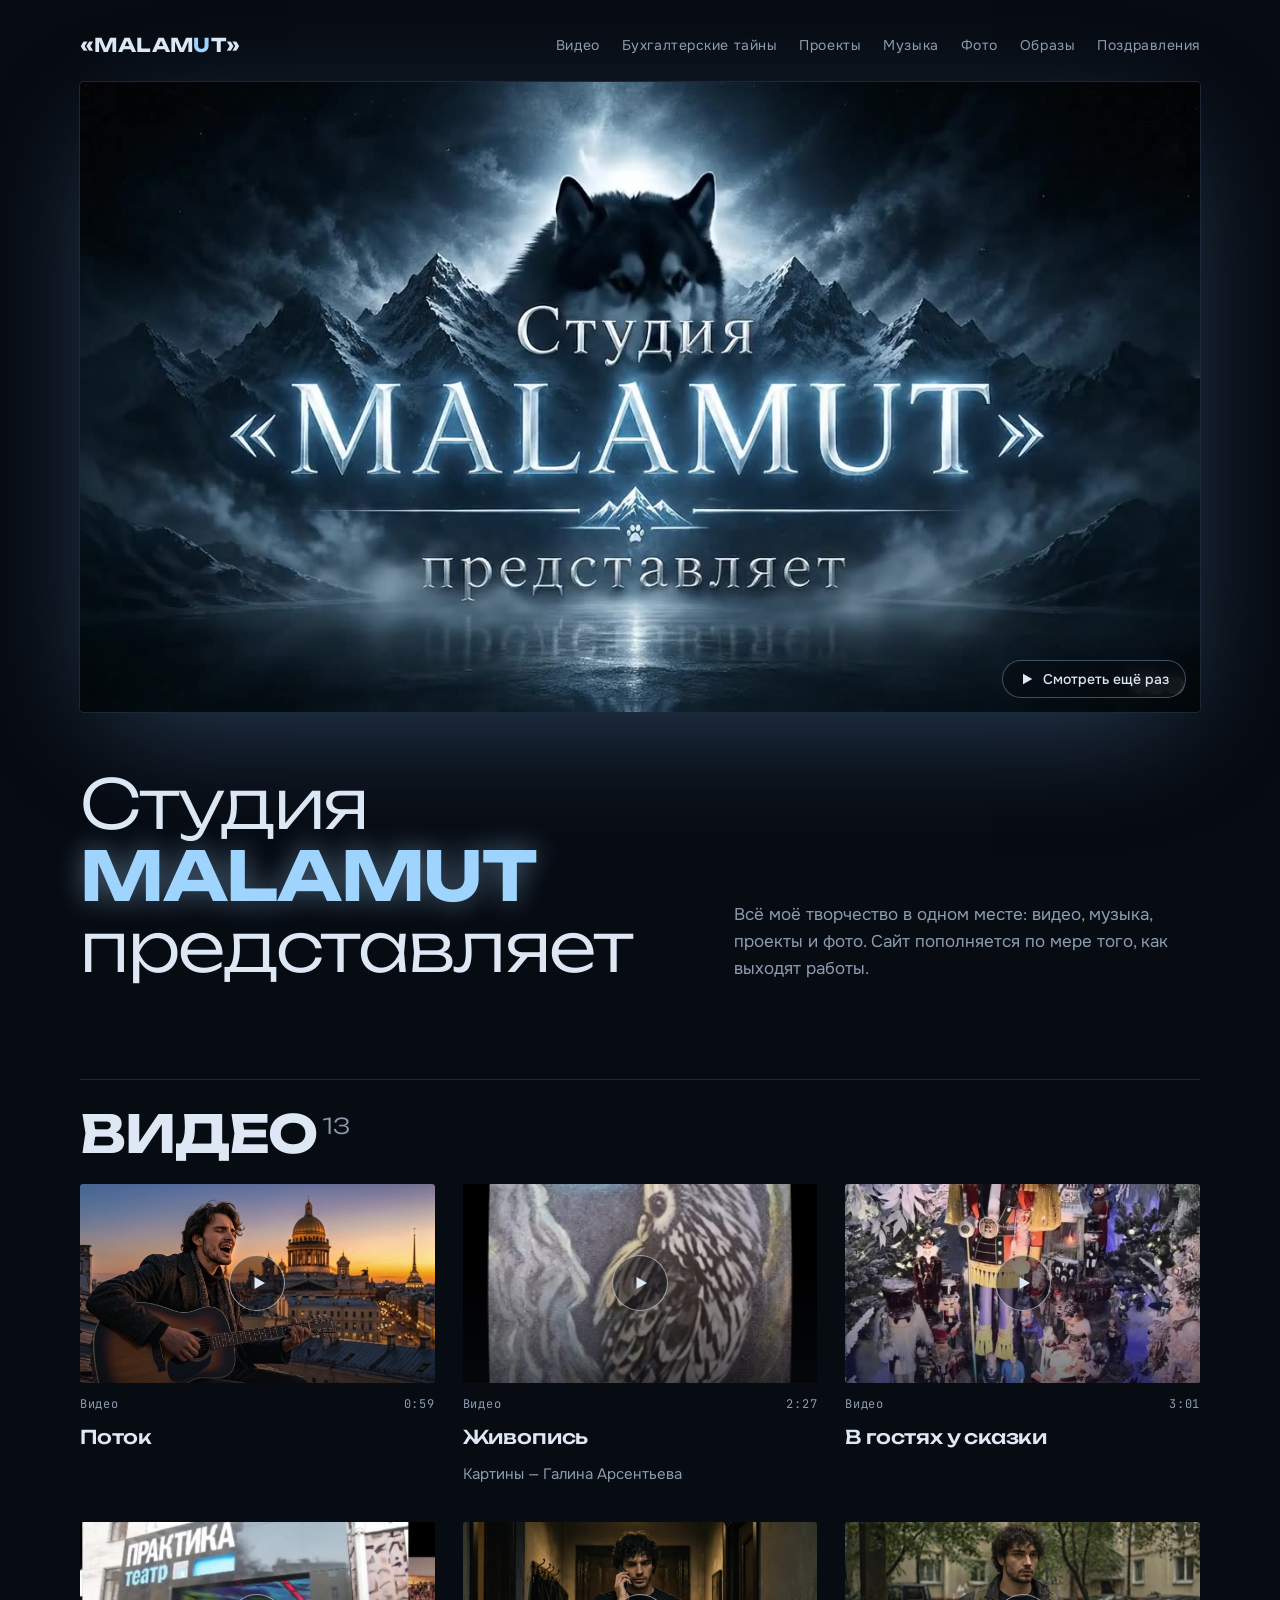
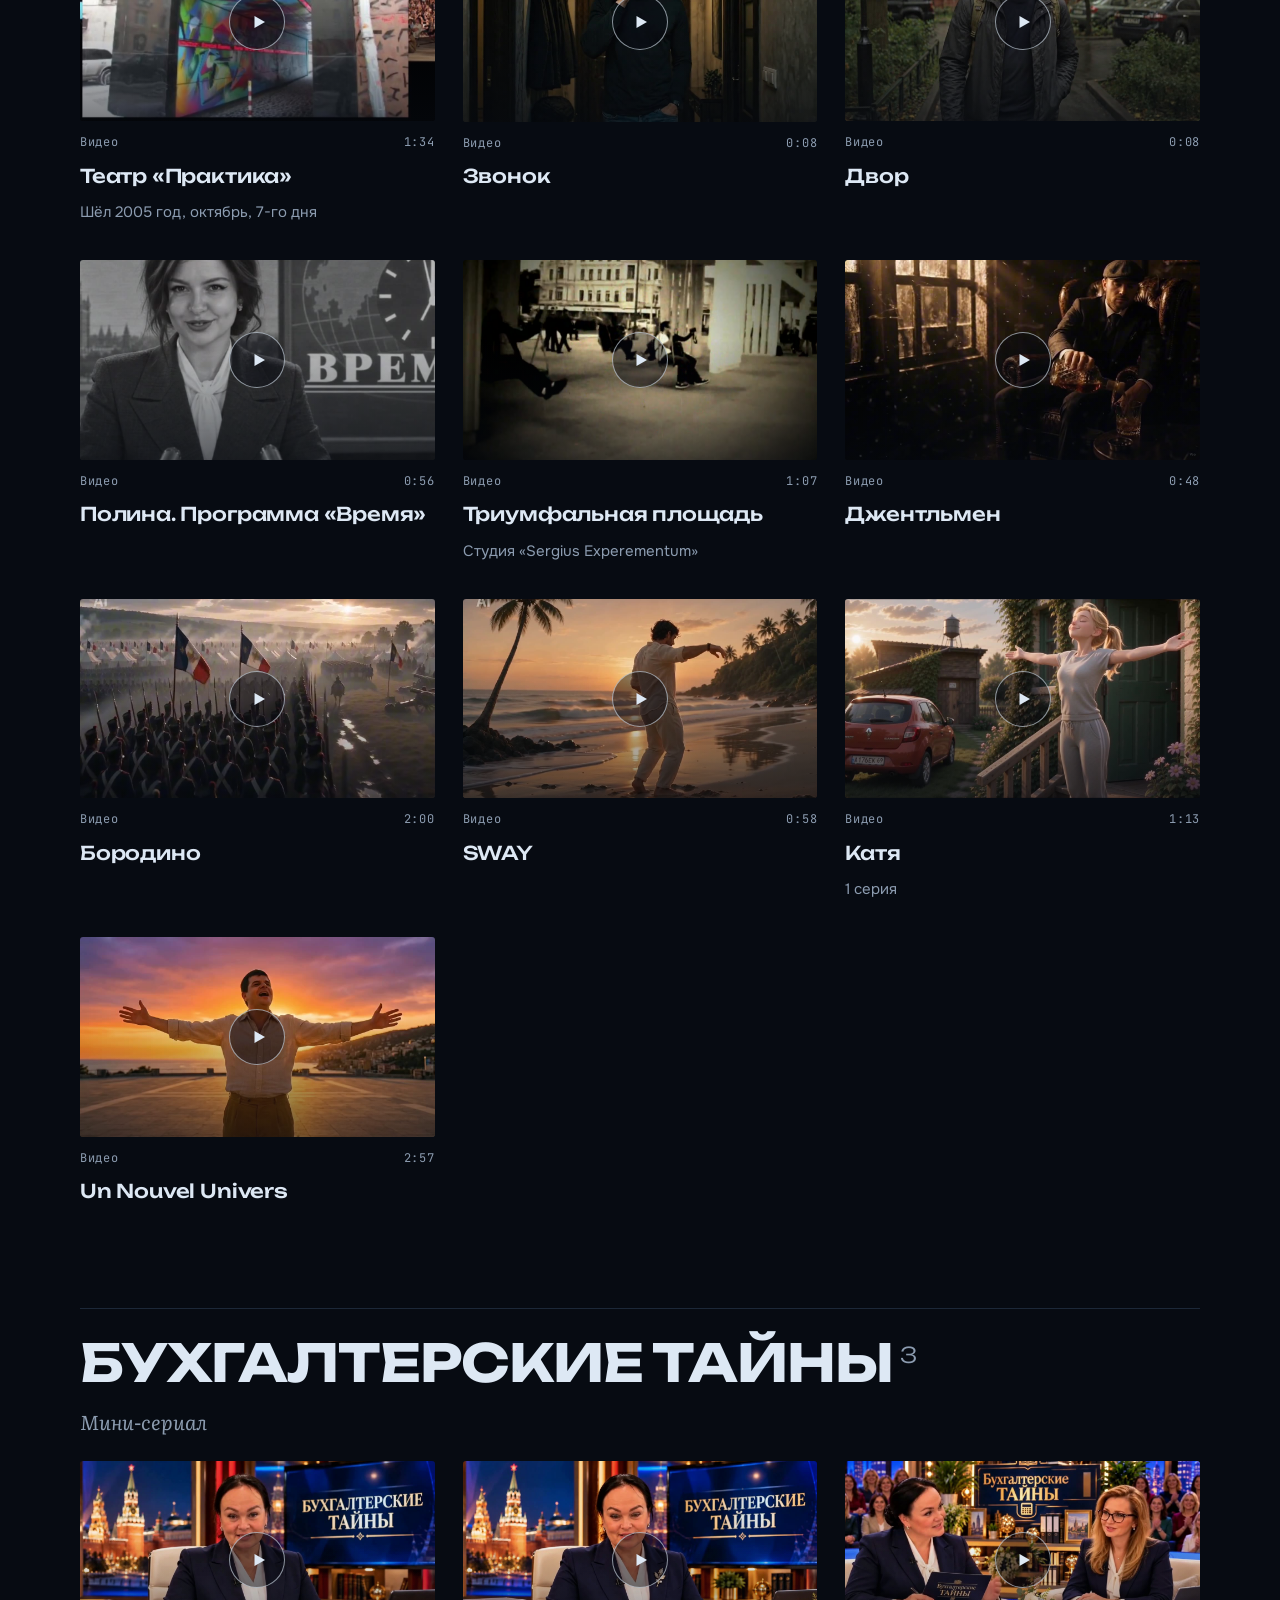
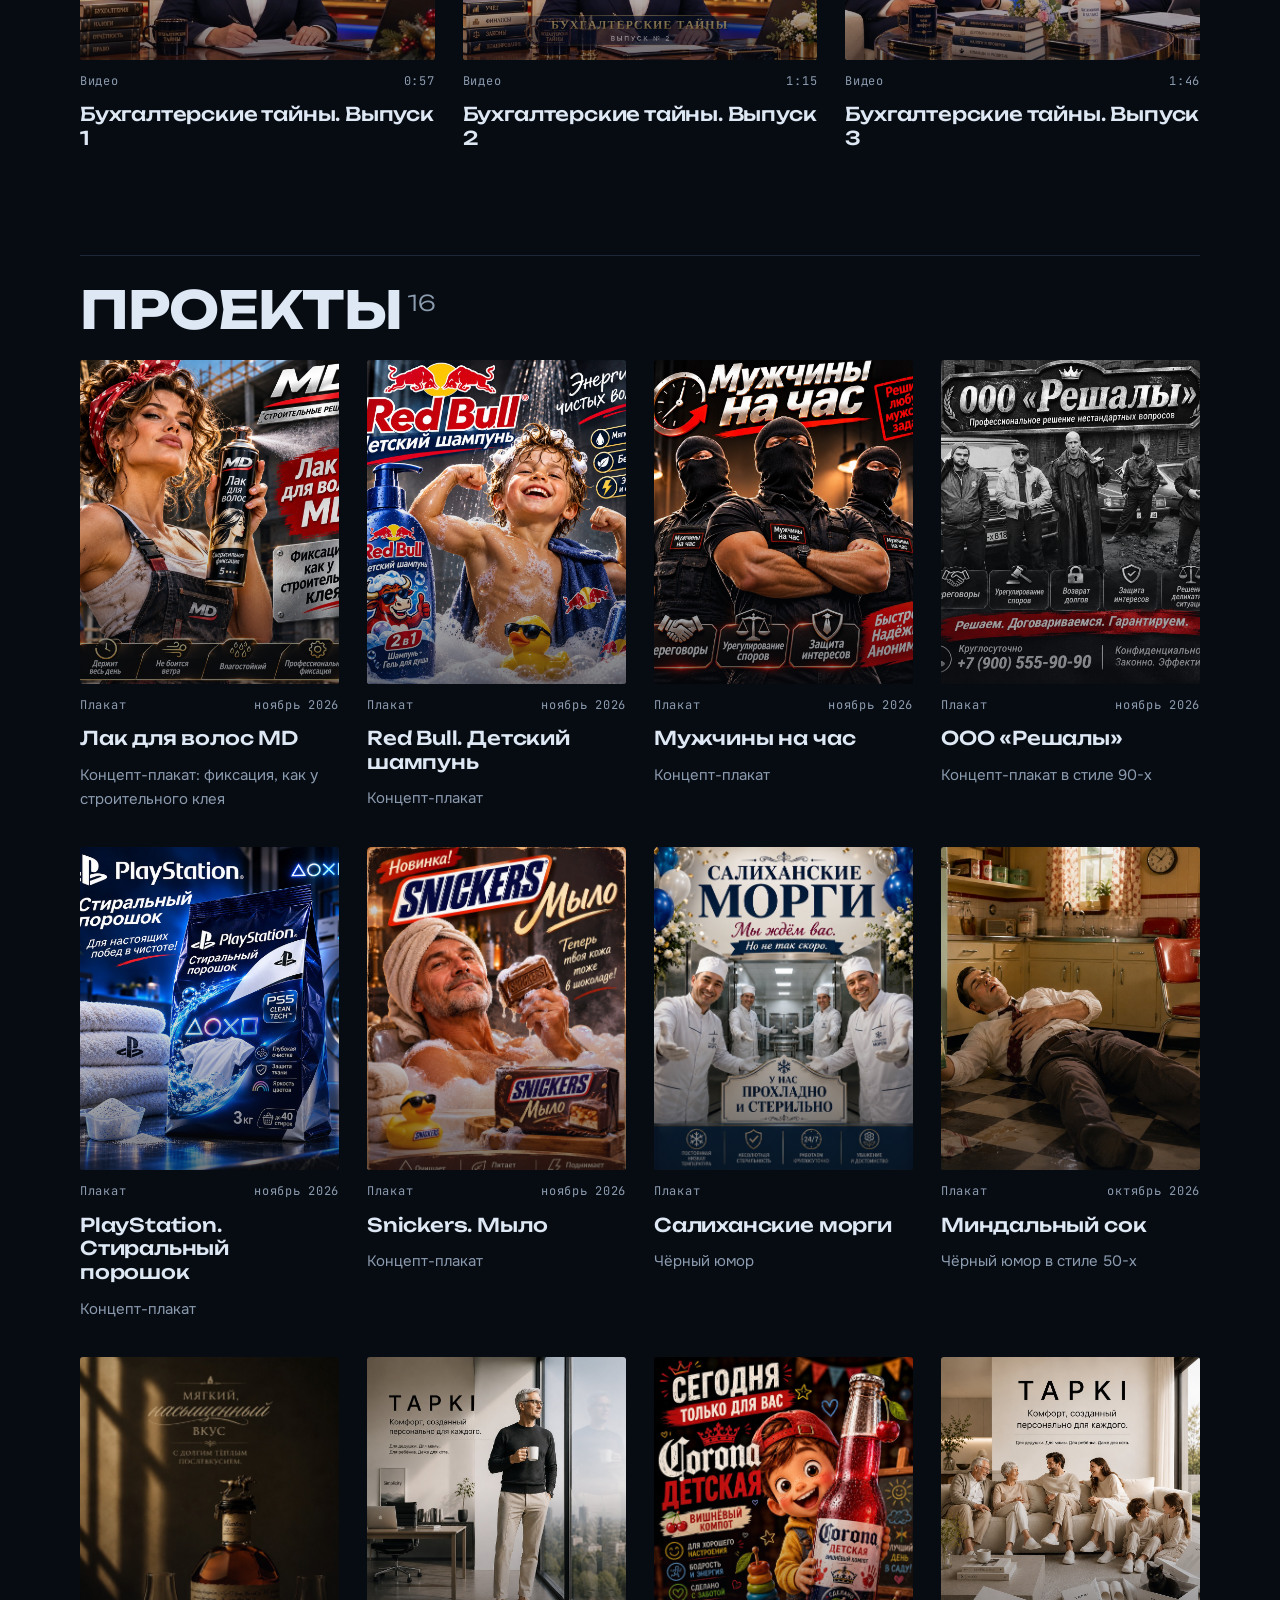
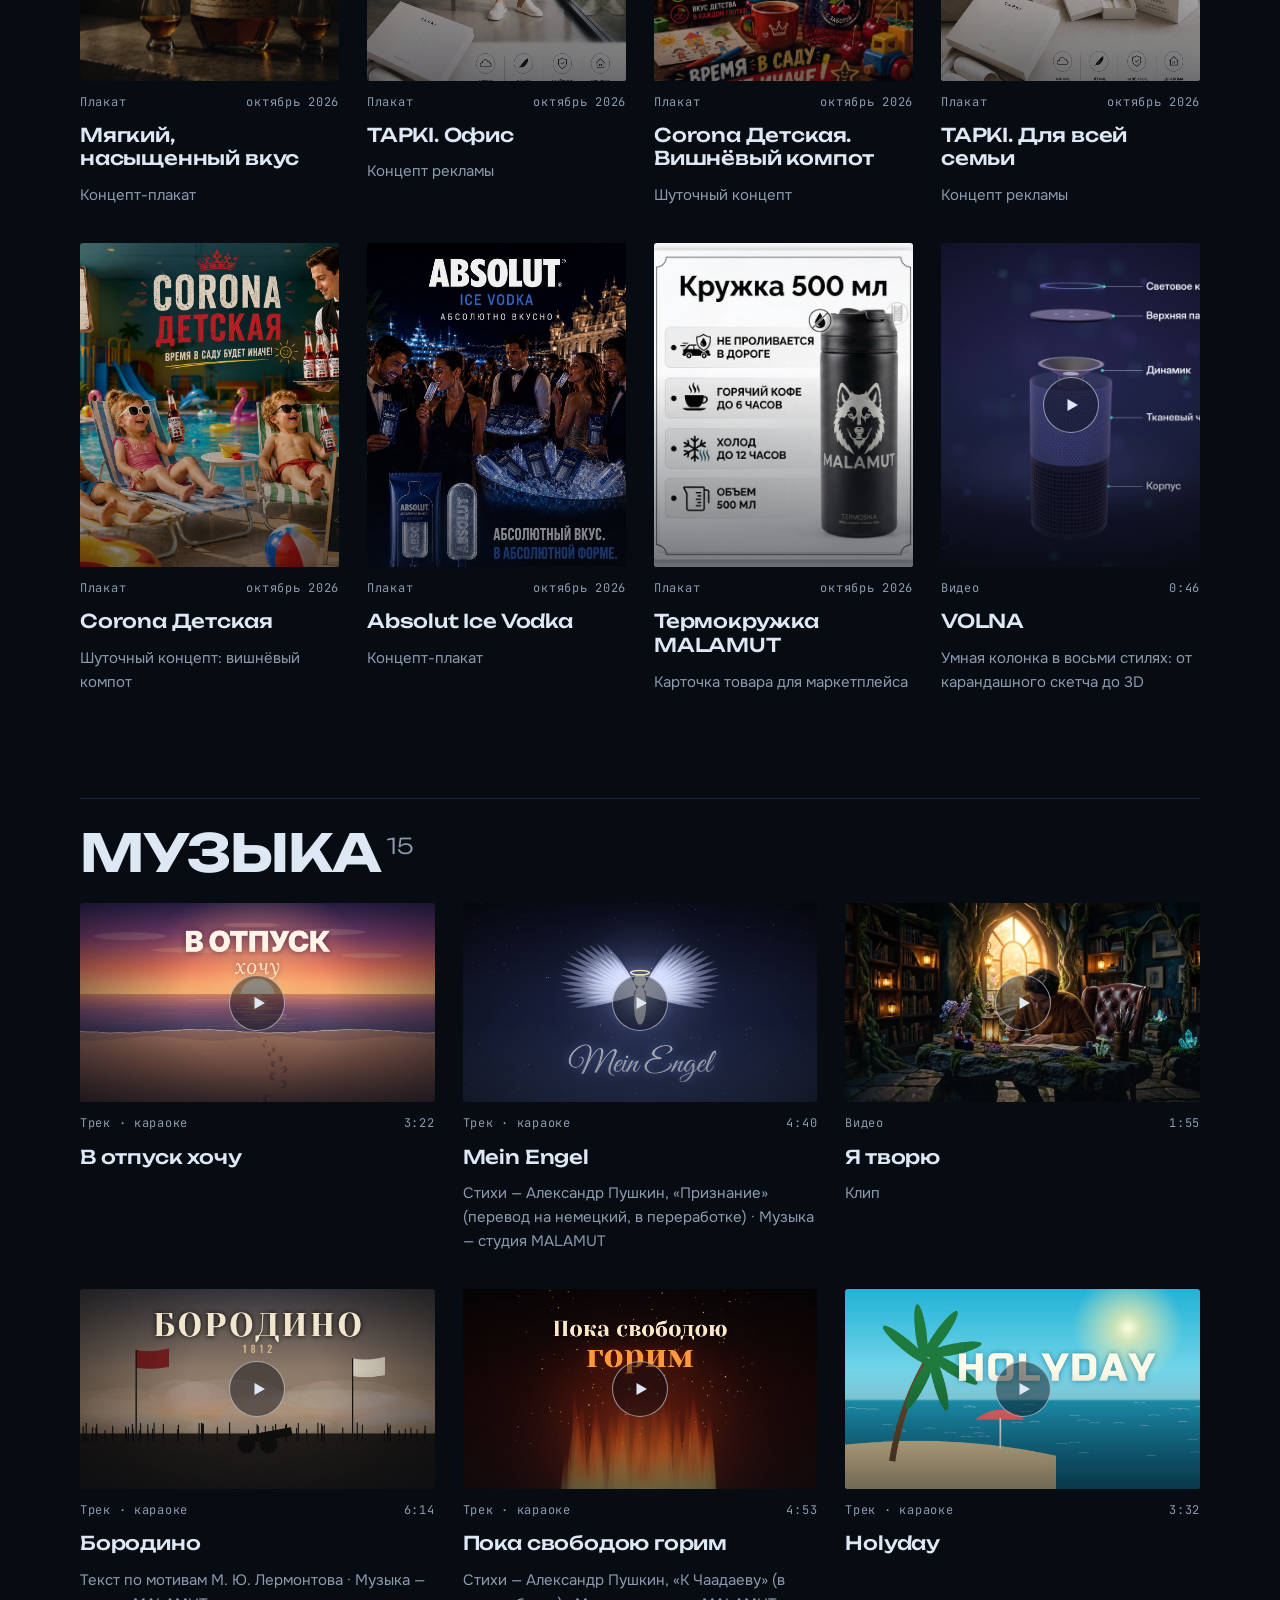
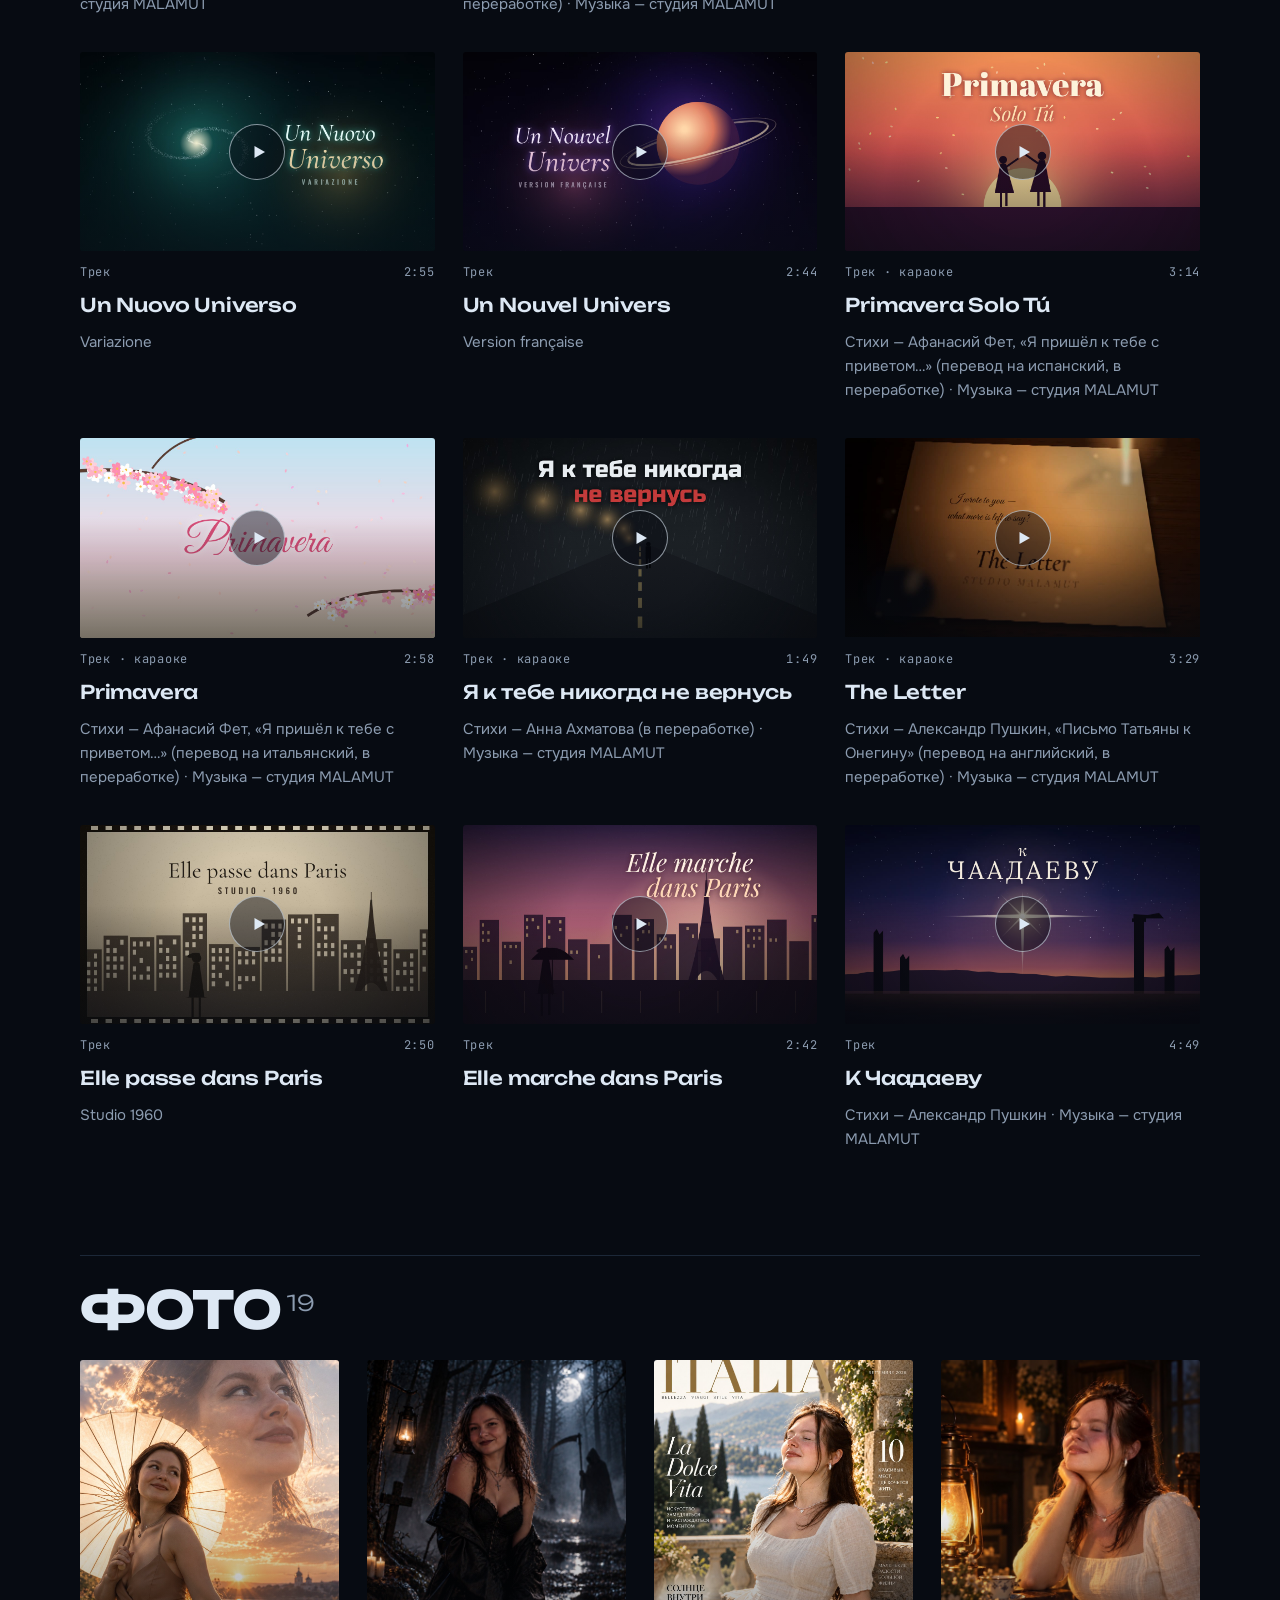
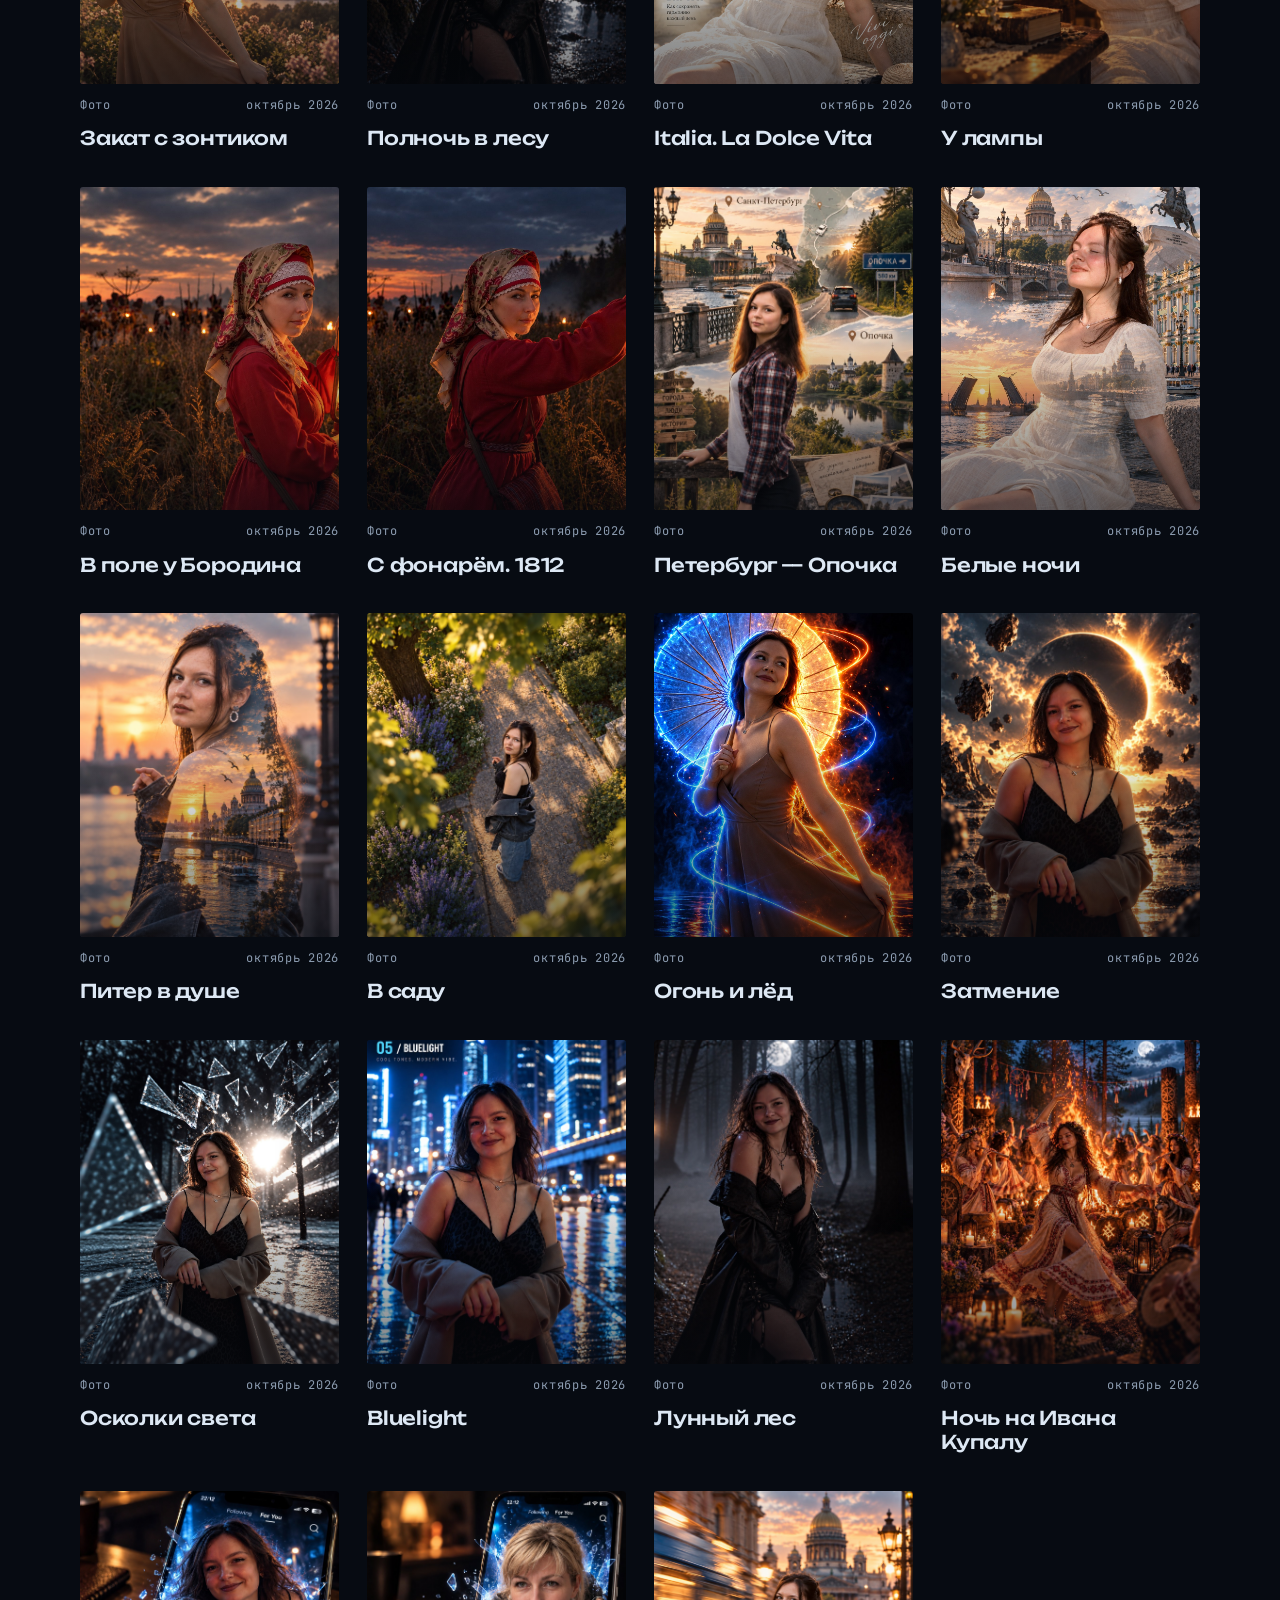
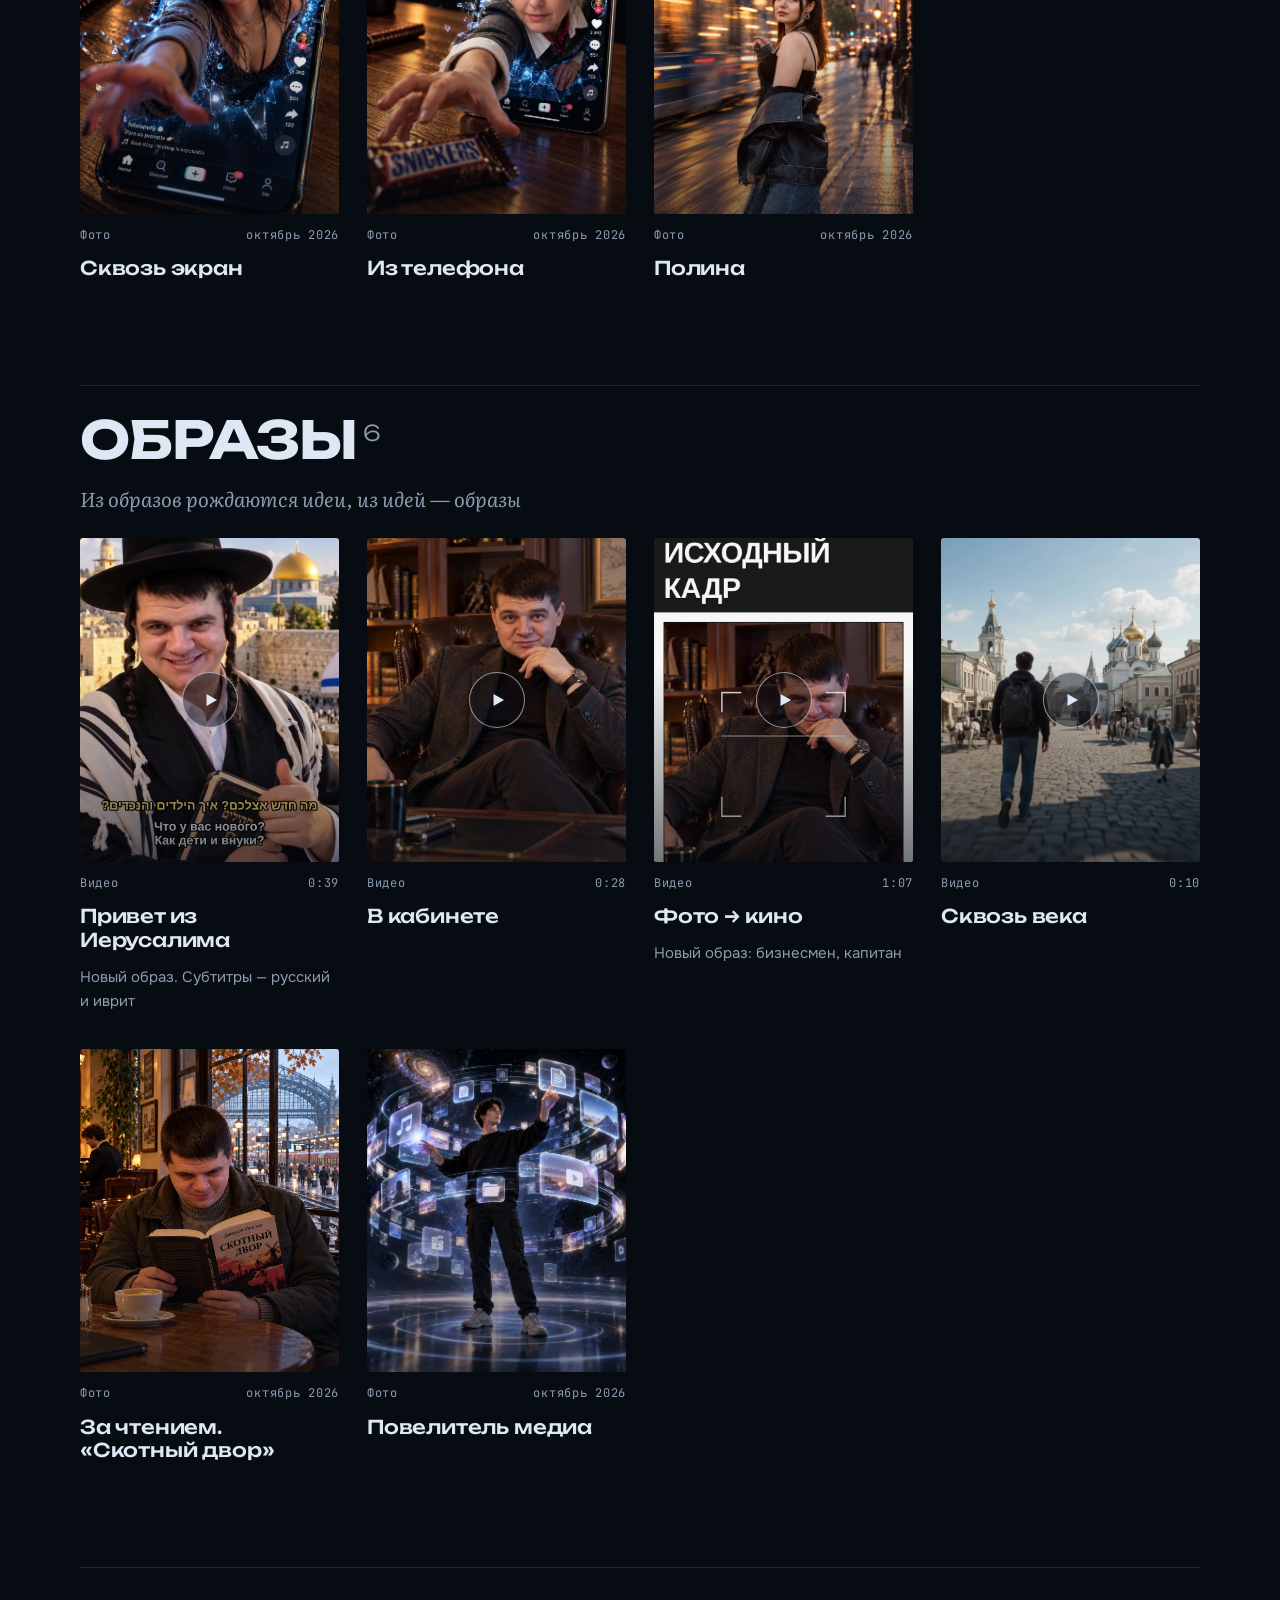
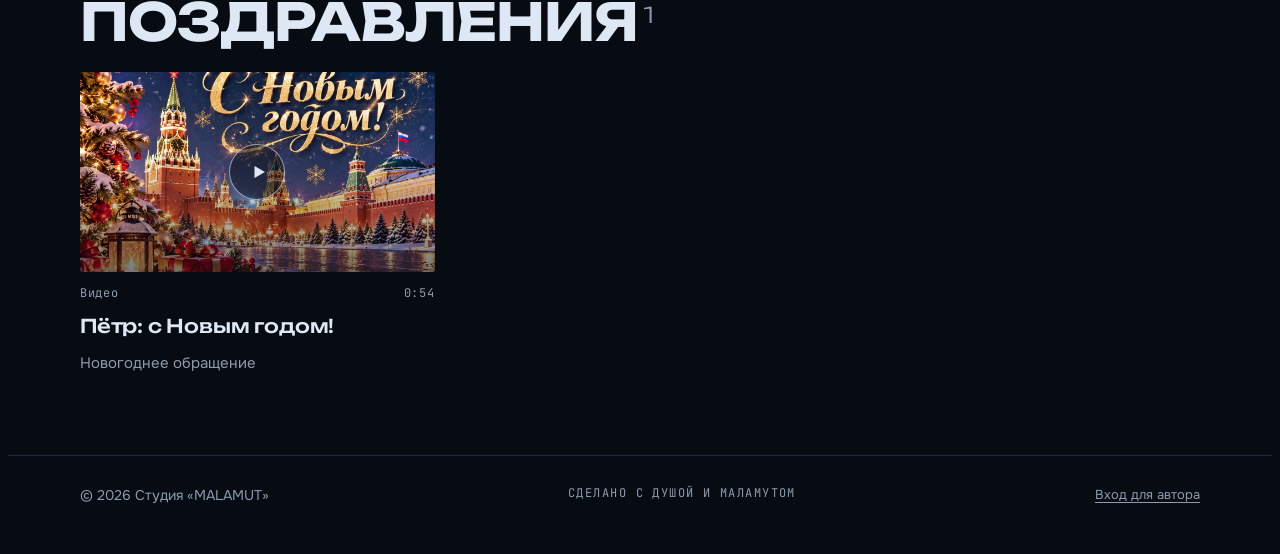
<file: index.html>
<!doctype html>
<html lang="ru">
<head>
<meta charset="utf-8">
<meta name="viewport" content="width=device-width, initial-scale=1, viewport-fit=cover">
<title>Студия MALAMUT</title>
<meta name="description" content="Студия «MALAMUT» — видео, музыка, проекты и фото в одном месте.">
<meta property="og:type" content="website">
<meta property="og:title" content="Студия «MALAMUT»">
<meta property="og:description" content="Видео, музыка, проекты и фото студии в одном месте.">
<meta property="og:image" content="assets/intro-poster.jpg">
<meta name="theme-color" content="#070b12">
<link rel="icon" href="data:image/svg+xml,%3Csvg xmlns='http://www.w3.org/2000/svg' viewBox='0 0 64 64'%3E%3Crect width='64' height='64' rx='14' fill='%23070b12'/%3E%3Ctext x='32' y='45' font-family='Arial Black,sans-serif' font-size='38' text-anchor='middle' fill='%239fd4ff'%3EM%3C/text%3E%3C/svg%3E">
<link rel="preconnect" href="https://fonts.googleapis.com">
<link rel="preconnect" href="https://fonts.gstatic.com" crossorigin>
<link rel="stylesheet" href="https://fonts.googleapis.com/css2?family=Unbounded:wght@300;500;700&family=Onest:wght@400;500;600&family=Literata:ital,opsz,wght@1,7..72,400&family=JetBrains+Mono:wght@400;500&display=swap">
<link rel="stylesheet" href="style.css">
</head>
<body>
<header class="wrap top">
  <a class="mark" href="#top">«MALAM<span>U</span>T»</a>
  <nav class="nav">
    <a href="#video">Видео</a><a href="#tainy">Бухгалтерские тайны</a><a href="#projects">Проекты</a><a href="#music">Музыка</a><a href="#photo">Фото</a><a href="#obrazy">Образы</a><a href="#pozdravleniya">Поздравления</a>
    <span class="owner-bar" id="ownerBar" hidden>
      <button class="pill" id="guestBtn" type="button">Как видят гости</button>
      <button class="pill solid" id="addBtn" type="button">+ Добавить</button>
    </span>
  </nav>
</header>

<main id="top">
  <section class="wrap">
    <div class="screen">
      <video id="heroVideo" playsinline preload="auto" poster="assets/intro-poster.jpg" src="assets/intro.mp4"></video>
      <button class="pill sound" id="soundBtn" type="button">
        <svg viewBox="0 0 24 24" aria-hidden="true"><path d="M6 4l14 8-14 8z" fill="currentColor"/></svg>
        <span>Смотреть ещё раз</span>
      </button>
    </div>
    <div class="intro" id="about">
      <h1>Студия <em>MALAMUT</em> представляет</h1>
      <p>Всё моё творчество в одном месте: видео, музыка, проекты и фото. Сайт пополняется по мере того, как выходят работы.</p>
    </div>
  </section>
  <section class="wrap works-section" id="video">
    <div class="section-head"><h2>Видео<span id="count-video"></span></h2></div>
    <div class="works" id="grid-video"></div>
  </section>
  <section class="wrap works-section" id="tainy">
    <div class="section-head"><h2>Бухгалтерские тайны<span id="count-tainy"></span></h2><p class="section-motto">Мини-сериал</p></div>
    <div class="works" id="grid-tainy"></div>
  </section>

  <section class="wrap works-section" id="projects">
    <div class="section-head"><h2>Проекты<span id="count-projects"></span></h2></div>
    <div class="works" id="grid-projects"></div>
  </section>
  <section class="wrap works-section" id="music">
    <div class="section-head"><h2>Музыка<span id="count-music"></span></h2></div>
    <div class="works" id="grid-music"></div>
  </section>
  <section class="wrap works-section" id="photo">
    <div class="section-head"><h2>Фото<span id="count-photo"></span></h2></div>
    <div class="works" id="grid-photo"></div>
  </section>
  <section class="wrap works-section" id="obrazy">
    <div class="section-head"><h2>Образы<span id="count-obrazy"></span></h2><p class="section-motto">Из образов рождаются идеи, из идей — образы</p></div>
    <div class="works" id="grid-obrazy"></div>
  </section>
  <section class="wrap works-section" id="pozdravleniya">
    <div class="section-head"><h2>Поздравления<span id="count-pozdravleniya"></span></h2></div>
    <div class="works" id="grid-pozdravleniya"></div>
  </section>
</main>

<footer>
  <div class="wrap">
    <span>© 2026 Студия «MALAMUT»</span>
    <span class="label">Сделано с душой и маламутом</span>
    <button class="foot-link" id="loginLink" type="button">Вход для автора</button>
  </div>
</footer>

<div class="layer viewer" id="viewer" hidden>
  <div class="viewbar"><button class="pill solid back" id="closeView" type="button">← Назад</button></div>
  <div class="stage" id="stage"></div>
</div>

<div class="layer" id="login" hidden>
  <form class="panel" id="loginForm" novalidate>
    <h3>Вход для автора</h3>
    <p class="hint">Вставьте ключ доступа GitHub. Он хранится только в этом браузере, гостям вход не нужен.</p>
    <div class="field">
      <label for="fToken">Ключ доступа</label>
      <input type="password" id="fToken" autocomplete="off" spellcheck="false" placeholder="github_pat_…">
    </div>
    <p class="status" id="loginStatus" role="status"></p>
    <div class="actions">
      <button class="pill" type="button" id="cancelLogin">Отмена</button>
      <button class="pill solid" type="submit" id="loginBtn">Войти</button>
    </div>
  </form>
</div>

<div class="layer" id="adder" hidden>
  <form class="panel" id="addForm" novalidate>
    <h3>Новая работа</h3>
    <div class="field">
      <label for="fKind">Что добавляем</label>
      <select id="fKind">
        <option value="file">Файл: видео, музыка, фото или PDF</option>
        <option value="text">Текст: стих, рассказ, мысли</option>
      </select>
    </div>
    <div class="field" id="fileField">
      <label class="drop" id="drop" for="fFile">
        <strong id="fileName">Выберите файл или перетащите сюда</strong>
        <span>Видео (MP4, MOV), музыка (MP3, M4A, WAV), фото или PDF — до 95 МБ</span>
        <input type="file" id="fFile" accept="video/*,.mov,audio/*,.mp3,.m4a,.wav,.aac,.ogg,.flac,image/*,application/pdf">
      </label>
      <p class="warn" id="fileWarn" hidden></p>
    </div>
    <div class="field" id="coverField" hidden>
      <label for="fCover">Обложка трека (необязательно)</label>
      <input type="file" id="fCover" accept="image/*">
    </div>
    <div class="field" id="textField" hidden>
      <label for="fBody">Текст</label>
      <textarea id="fBody" placeholder="Строка за строкой…"></textarea>
    </div>
    <div class="field">
      <label for="fTitle">Название</label>
      <input type="text" id="fTitle" maxlength="120" placeholder="Например, «Зимняя тропа»">
    </div>
    <div class="field">
      <label for="fDesc">Пара слов о работе (необязательно)</label>
      <textarea id="fDesc" maxlength="600"></textarea>
    </div>
    <p class="status" id="status" role="status"></p>
    <div class="actions">
      <button class="pill" type="button" id="cancelAdd">Отмена</button>
      <button class="pill solid" type="submit" id="saveBtn">Опубликовать</button>
    </div>
  </form>
</div>

<script src="config.js"></script>
<script src="app.js"></script>
</body>
</html>
</file>
<file: style.css>
/* Студия MALAMUT — ночная сцена из заставки: видео во всю ширину, под ним холодная лента работ */
:root {
  --night: #070b12;
  --deep: #0d1420;
  --frost: #dde8f4;
  --mist: #8c9cb0;
  --glow: #9fd4ff;
  --line: #1c2838;
  --danger: #ff9b9b;
  --f-display: "Unbounded", "Arial Black", system-ui, sans-serif;
  --f-body: "Onest", system-ui, -apple-system, "Segoe UI", sans-serif;
  --f-text: "Literata", Georgia, "Times New Roman", serif;
  --f-mono: "JetBrains Mono", ui-monospace, Menlo, monospace;
  color-scheme: dark;
}
[hidden] { display: none !important; }
html { background: var(--night); }
body { background: var(--night); color: var(--frost); font-family: var(--f-body); font-size: 16px; line-height: 1.6; -webkit-font-smoothing: antialiased; }
.wrap { max-width: 1120px; margin: 0 auto; padding-left: max(16px, env(safe-area-inset-left, 0px)); padding-right: max(16px, env(safe-area-inset-right, 0px)); }

.top { padding-block: 22px; display: flex; justify-content: space-between; align-items: center; gap: 16px; flex-wrap: wrap; }
.mark { font-family: var(--f-display); font-weight: 700; font-size: 19px; letter-spacing: .02em; color: var(--frost); text-decoration: none; }
.mark span { color: var(--glow); }
.nav { display: flex; gap: 22px; font-size: 14px; flex-wrap: wrap; align-items: center; }
.nav a { color: var(--mist); text-decoration: none; letter-spacing: .04em; }
.nav a:hover, .nav a:focus-visible { color: var(--glow); }

.screen { position: relative; aspect-ratio: 16 / 9; max-width: 100%; border-radius: 4px; overflow: hidden; background: var(--deep); box-shadow: 0 0 0 1px var(--line), 0 30px 120px -30px rgba(120, 190, 255, .35); }
.screen video { width: 100%; height: 100%; object-fit: cover; display: block; }

.pill {
  display: inline-flex; align-items: center; gap: 8px; padding: 9px 16px;
  font: 500 14px var(--f-body); color: var(--frost);
  background: rgba(7, 11, 18, .66); border: 1px solid rgba(159, 212, 255, .35); border-radius: 999px;
  cursor: pointer; backdrop-filter: blur(6px);
}
.pill:hover { border-color: var(--glow); }
.pill.solid { background: var(--glow); color: var(--night); border-color: var(--glow); font-weight: 600; }
.pill.solid:hover { background: var(--frost); }
.pill:disabled { opacity: .5; cursor: default; }
button:focus-visible, a:focus-visible, input:focus-visible, select:focus-visible, textarea:focus-visible { outline: 2px solid var(--glow); outline-offset: 3px; }
.pill svg { width: 16px; height: 16px; }
.sound { position: absolute; right: 14px; bottom: 14px; }

.intro { display: grid; grid-template-columns: 1.3fr 1fr; gap: 48px; padding-block: 56px 72px; align-items: end; }
.intro > * { min-width: 0; }
.intro h1 { font-family: var(--f-display); font-weight: 300; font-size: clamp(34px, 6vw, 68px); line-height: 1.05; letter-spacing: -.02em; margin: 0; text-wrap: balance; }
.intro h1 em { font-style: normal; font-weight: 700; color: var(--glow); text-shadow: 0 0 28px rgba(159, 212, 255, .45); }
.intro p { margin: 0; color: var(--mist); max-width: 46ch; font-size: 17px; }

.section-head { display: flex; justify-content: space-between; align-items: baseline; gap: 16px; flex-wrap: wrap; border-top: 1px solid var(--line); padding-block: 28px 24px; }
.section-head h2 { font-family: var(--f-display); font-weight: 700; font-size: clamp(30px, 5vw, 52px); line-height: 1; letter-spacing: -.02em; margin: 0; text-transform: uppercase; }
.section-head h2 span { font-weight: 300; color: var(--mist); font-size: .42em; letter-spacing: 0; vertical-align: super; margin-left: .3em; }
.empty { grid-column: 1 / -1; padding: 28px; border: 1px dashed var(--line); border-radius: 4px; color: var(--mist); font-size: 15px; }
.works-section { padding-top: 24px; }
.head-right { display: flex; align-items: center; gap: 16px; flex-wrap: wrap; }
.label { font-family: var(--f-mono); font-size: 12px; letter-spacing: .12em; text-transform: uppercase; color: var(--mist); }

.works { display: grid; grid-template-columns: repeat(3, minmax(0, 1fr)); gap: 36px 28px; padding-bottom: 80px; }
.work { display: flex; flex-direction: column; gap: 12px; min-width: 0; }
.thumb { position: relative; aspect-ratio: 16 / 9; max-width: 100%; overflow: hidden; border-radius: 3px; background: var(--deep); }
.thumb img, .thumb video { width: 100%; height: 100%; object-fit: cover; display: block; transition: transform .6s ease; }
.work:hover .thumb img, .work:hover .thumb video { transform: scale(1.04); }
.thumb .textcover { position: absolute; inset: 0; padding: 18px 20px; font-family: var(--f-text); font-style: italic; font-size: 17px; line-height: 1.45; color: var(--frost); overflow: hidden; white-space: pre-line; background: radial-gradient(ellipse at 50% 130%, rgba(159, 212, 255, .14), transparent 70%), var(--deep); -webkit-mask-image: linear-gradient(to bottom, #000 60%, transparent); mask-image: linear-gradient(to bottom, #000 60%, transparent); }
.thumb .doccover { position: absolute; inset: 0; display: grid; place-items: center; background: var(--deep); color: var(--mist); font-family: var(--f-mono); font-size: 13px; letter-spacing: .12em; }
.open { position: absolute; inset: 0; display: grid; place-items: center; background: linear-gradient(to top, rgba(7, 11, 18, .55), transparent 60%); border: 0; cursor: pointer; color: var(--frost); }
.open span { width: 54px; height: 54px; border-radius: 50%; display: grid; place-items: center; border: 1px solid rgba(221, 232, 244, .6); background: rgba(7, 11, 18, .45); opacity: 0; transition: opacity .25s; }
.open.is-video span, .work:hover .open span, .open:focus-visible span { opacity: 1; }
.open svg { width: 18px; height: 18px; }
.open.is-video svg { margin-left: 3px; }
.meta { display: flex; justify-content: space-between; gap: 12px; font-family: var(--f-mono); font-size: 12px; color: var(--mist); letter-spacing: .06em; font-variant-numeric: tabular-nums; }
.work h3 { font-family: var(--f-display); font-weight: 500; font-size: 19px; line-height: 1.25; letter-spacing: -.01em; margin: 0; overflow-wrap: anywhere; }
.work p { margin: 0; color: var(--mist); font-size: 15px; overflow-wrap: anywhere; }
.owner-row { display: flex; gap: 14px; align-items: center; flex-wrap: wrap; }
.thumb .audiocover { position: absolute; inset: 0; display: grid; place-items: center; background: radial-gradient(ellipse at 30% 120%, rgba(159, 212, 255, .22), transparent 60%), radial-gradient(ellipse at 90% -20%, rgba(159, 212, 255, .12), transparent 55%), var(--deep); }
.thumb .audiocover svg { width: 46%; height: auto; opacity: .55; }
.stage audio { width: 100%; }
.lyrics { position: relative; box-sizing: border-box; width: 100%; max-height: 46vh; overflow-y: auto; display: flex; flex-direction: column; gap: 14px; padding-block: 16vh; text-align: center; -webkit-mask-image: linear-gradient(transparent, #000 25%, #000 75%, transparent); mask-image: linear-gradient(transparent, #000 25%, #000 75%, transparent); scrollbar-width: none; }
.lyrics::-webkit-scrollbar { display: none; }
.lyrics p { margin: 0; font: 500 clamp(18px, 3.2vw, 28px) / 1.3 var(--f-display); letter-spacing: -.01em; color: rgba(221, 232, 244, .38); cursor: pointer; transition: color .35s, transform .35s, text-shadow .35s; }
.lyrics p.past { color: rgba(221, 232, 244, .2); }
.lyrics p.now { color: var(--frost); transform: scale(1.07); text-shadow: 0 0 26px rgba(159, 212, 255, .6); }
.lyrics p:hover { color: var(--glow); }
.kedit { width: 100%; display: flex; flex-direction: column; gap: 12px; padding: 18px; border: 1px solid var(--line); border-radius: 6px; background: var(--deep); box-sizing: border-box; }
.kedit textarea { font: 15px/1.5 var(--f-body); color: var(--frost); background: var(--night); border: 1px solid var(--line); border-radius: 4px; padding: 10px 12px; min-height: 220px; resize: vertical; }
.kedit .k-now { font: 600 clamp(20px, 3.4vw, 30px) / 1.3 var(--f-display); color: var(--frost); min-height: 1.3em; }
.kedit .k-next { color: var(--mist); min-height: 1.4em; }
.kedit .tap { font-size: 18px; padding: 16px 28px; align-self: flex-start; }
.kedit .row { display: flex; gap: 12px; flex-wrap: wrap; }
@media (prefers-reduced-motion: reduce) { .lyrics p { transition: none; } }
.stage .cover { display: block; max-width: 100%; max-height: 60vh; width: auto; height: auto; border-radius: 4px; }
.stage .cover.small { max-height: 28vh; }
.guest-note { position: fixed; z-index: 15; left: 50%; transform: translateX(-50%); bottom: calc(16px + env(safe-area-inset-bottom, 0px)); }
.remove { align-self: flex-start; background: none; border: 0; padding: 0; font: 13px var(--f-body); color: var(--mist); cursor: pointer; text-decoration: underline; text-underline-offset: 3px; }
.remove:hover { color: var(--danger); }
.remove.armed { color: var(--danger); }

footer { border-top: 1px solid var(--line); }
footer .wrap { padding-block: 28px 40px; display: flex; justify-content: space-between; gap: 16px; flex-wrap: wrap; color: var(--mist); font-size: 14px; }

/* Окна поверх страницы */
.layer { position: fixed; inset: 0; z-index: 20; background: var(--night); display: grid; place-items: center; overflow-y: auto; padding: max(16px, env(safe-area-inset-top, 0px)) max(16px, env(safe-area-inset-right, 0px)) max(16px, env(safe-area-inset-bottom, 0px)) max(16px, env(safe-area-inset-left, 0px)); }
.layer .close { position: absolute; top: calc(14px + env(safe-area-inset-top, 0px)); right: calc(14px + env(safe-area-inset-right, 0px)); }
.layer.viewer { display: flex; flex-direction: column; align-items: center; gap: 16px; padding-top: max(12px, env(safe-area-inset-top, 0px)); }
.viewbar { position: sticky; top: 0; z-index: 2; width: min(1100px, 100%); display: flex; padding-block: 4px; }
.back { font-size: 15px; padding: 11px 20px; }
.back-bottom { align-self: flex-start; margin-top: 8px; }
.stage { width: min(1100px, 100%); display: flex; flex-direction: column; gap: 14px; }
.stage video, .stage img { width: 100%; max-height: 78vh; object-fit: contain; border-radius: 4px; background: #000; }
.stage h3 { font-family: var(--f-display); font-weight: 500; font-size: 26px; letter-spacing: -.01em; margin: 0; }
.stage .poem { font-family: var(--f-text); font-style: italic; font-size: 21px; line-height: 1.6; white-space: pre-line; max-width: 60ch; margin: 0; }
.stage p { color: var(--mist); margin: 0; max-width: 65ch; }
.stage a { color: var(--glow); }

.panel { width: min(560px, 100%); background: var(--deep); border: 1px solid var(--line); border-radius: 6px; padding: 28px; display: flex; flex-direction: column; gap: 18px; }
.panel h3 { font-family: var(--f-display); font-weight: 500; font-size: 26px; letter-spacing: -.01em; margin: 0; }
.field { display: flex; flex-direction: column; gap: 6px; }
.field label { font-size: 13px; color: var(--mist); }
.field input[type=text], .field select, .field textarea { font: 15px var(--f-body); color: var(--frost); background: var(--night); border: 1px solid var(--line); border-radius: 4px; padding: 10px 12px; width: 100%; box-sizing: border-box; }
.field textarea { min-height: 90px; resize: vertical; }
.field textarea#fBody { min-height: 200px; font-family: var(--f-text); font-style: italic; font-size: 17px; }
.drop { border: 1px dashed rgba(159, 212, 255, .4); border-radius: 4px; padding: 22px; text-align: center; color: var(--mist); font-size: 14px; cursor: pointer; }
.drop.over { border-color: var(--glow); background: rgba(159, 212, 255, .06); }
.drop strong { color: var(--frost); font-weight: 500; display: block; overflow-wrap: anywhere; }
.drop input { position: absolute; width: 1px; height: 1px; opacity: 0; }
.hint { font-size: 13px; color: var(--mist); margin: 0; }
.status { font-size: 14px; margin: 0; min-height: 1.4em; color: var(--glow); }
.status.err { color: var(--danger); }
.actions { display: flex; gap: 12px; justify-content: flex-end; flex-wrap: wrap; }

/* Заставка при открытии */
.splash { position: fixed; inset: 0; z-index: 40; background: #000; transition: opacity .8s ease, visibility .8s; }
.splash video { position: absolute; inset: 0; width: 100%; height: 100%; object-fit: cover; }
.splash.gone { opacity: 0; visibility: hidden; pointer-events: none; }
.splash-gate { position: absolute; inset: 0; display: grid; justify-items: center; align-content: end; gap: 18px; background: center / cover no-repeat; cursor: pointer; border: 0; padding: 24px 24px calc(10vh + env(safe-area-inset-bottom, 0px)); color: var(--frost); }
.splash-gate::before { content: ""; position: absolute; inset: 0; background: rgba(4, 6, 10, .55); }
.splash-gate > * { position: relative; }
.splash-enter { display: inline-flex; align-items: center; gap: 12px; padding: 16px 34px; border-radius: 999px; background: var(--glow); color: var(--night); font: 700 18px var(--f-display); letter-spacing: .04em; box-shadow: 0 0 60px rgba(159, 212, 255, .55); }
.splash-enter svg { width: 18px; height: 18px; }
.splash-hint { font-size: 14px; color: var(--frost); opacity: .8; }
.splash-skip { position: absolute; z-index: 2; top: calc(18px + env(safe-area-inset-top, 0px)); right: 18px; padding: 10px 18px; border-radius: 999px; border: 1px solid rgba(255, 255, 255, .45); background: rgba(4, 6, 10, .45); color: #fff; font: 600 15px var(--f-display); letter-spacing: .03em; cursor: pointer; -webkit-backdrop-filter: blur(6px); backdrop-filter: blur(6px); }
.splash-skip:hover { background: rgba(4, 6, 10, .7); border-color: #fff; }
.splash-skip:focus-visible { outline: 2px solid var(--glow); outline-offset: 3px; }
.splash-gate:focus-visible .splash-enter { outline: 2px solid var(--frost); outline-offset: 4px; }
html.splashing, html.splashing body { overflow: hidden; }
@media (orientation: portrait) { .splash video { object-fit: contain; } }
@media (prefers-reduced-motion: reduce) { .splash { transition: none; } }

@media (max-width: 860px) {
  .intro { grid-template-columns: 1fr; gap: 20px; padding-block: 36px 48px; }
  .works { grid-template-columns: repeat(2, minmax(0, 1fr)); }
}
@media (max-width: 560px) {
  .nav { gap: 16px; }
  .works { grid-template-columns: 1fr; }
  .panel { padding: 20px; }
}
@media (prefers-reduced-motion: reduce) { .thumb img, .thumb video { transition: none; } }

/* Реакции */
.rx { display: flex; gap: 8px; flex-wrap: wrap; }
.rx button { display: inline-flex; align-items: center; gap: 6px; padding: 6px 12px; border-radius: 999px; border: 1px solid var(--line); background: var(--deep); color: var(--frost); font: 500 14px var(--f-body); cursor: pointer; font-variant-numeric: tabular-nums; transition: border-color .2s, background .2s, transform .15s; }
.rx button:hover { border-color: rgba(159, 212, 255, .5); }
.rx button:active { transform: scale(.94); }
.rx button.mine { border-color: var(--glow); background: rgba(159, 212, 255, .14); }
.rx button:disabled { cursor: default; opacity: .6; }
.rx .e { font-size: 16px; line-height: 1; }
.rx .n { min-width: 1ch; }
.stage .rx button { font-size: 15px; padding: 9px 16px; }
.stage .rx .e { font-size: 19px; }

/* Вход автора */
.foot-link { background: none; border: 0; padding: 0; color: var(--mist); font: 13px var(--f-body); text-decoration: underline; text-underline-offset: 3px; cursor: pointer; }
.foot-link:hover { color: var(--glow); }
.field input[type=password] { font: 15px var(--f-mono); color: var(--frost); background: var(--night); border: 1px solid var(--line); border-radius: 4px; padding: 10px 12px; width: 100%; box-sizing: border-box; }
.panel ol { margin: 0; padding-left: 20px; color: var(--mist); font-size: 14px; display: flex; flex-direction: column; gap: 6px; }
.panel a { color: var(--glow); }
.warn { font-size: 14px; color: #ffd38a; margin: 0; }
.owner-bar { display: flex; gap: 10px; align-items: center; flex-wrap: wrap; }

/* Фото — вертикальные карточки, чтобы портреты не обрезались */
#grid-photo { grid-template-columns: repeat(4, minmax(0, 1fr)); }
#grid-photo .thumb { aspect-ratio: 4 / 5; }
#grid-photo .thumb img { object-position: center 30%; }
@media (max-width: 860px) { #grid-photo { grid-template-columns: repeat(3, minmax(0, 1fr)); } }
@media (max-width: 560px) { #grid-photo { grid-template-columns: repeat(2, minmax(0, 1fr)); gap: 24px 14px; } #grid-photo .work h3 { font-size: 15px; } }

/* Проекты — плакаты, тоже вертикальные карточки */
#grid-projects { grid-template-columns: repeat(4, minmax(0, 1fr)); }
#grid-projects .thumb { aspect-ratio: 4 / 5; }
#grid-projects .thumb img { object-position: center top; }
@media (max-width: 860px) { #grid-projects { grid-template-columns: repeat(3, minmax(0, 1fr)); } }
@media (max-width: 560px) { #grid-projects { grid-template-columns: repeat(2, minmax(0, 1fr)); gap: 24px 14px; } #grid-projects .work h3 { font-size: 15px; } }

/* Образы — вертикальные карточки */
#grid-obrazy { grid-template-columns: repeat(4, minmax(0, 1fr)); }
#grid-obrazy .thumb { aspect-ratio: 4 / 5; }
#grid-obrazy .thumb img, #grid-obrazy .thumb video { object-position: center 30%; }
@media (max-width: 860px) { #grid-obrazy { grid-template-columns: repeat(3, minmax(0, 1fr)); } }
@media (max-width: 560px) { #grid-obrazy { grid-template-columns: repeat(2, minmax(0, 1fr)); gap: 24px 14px; } #grid-obrazy .work h3 { font-size: 15px; } }

.section-motto { margin: 0; font-family: var(--f-text); font-style: italic; font-size: clamp(16px, 2vw, 20px); color: var(--mist); flex-basis: 100%; }
.kedit textarea[readonly] { min-height: 160px; font-family: var(--f-mono); font-size: 13px; }
</file>
